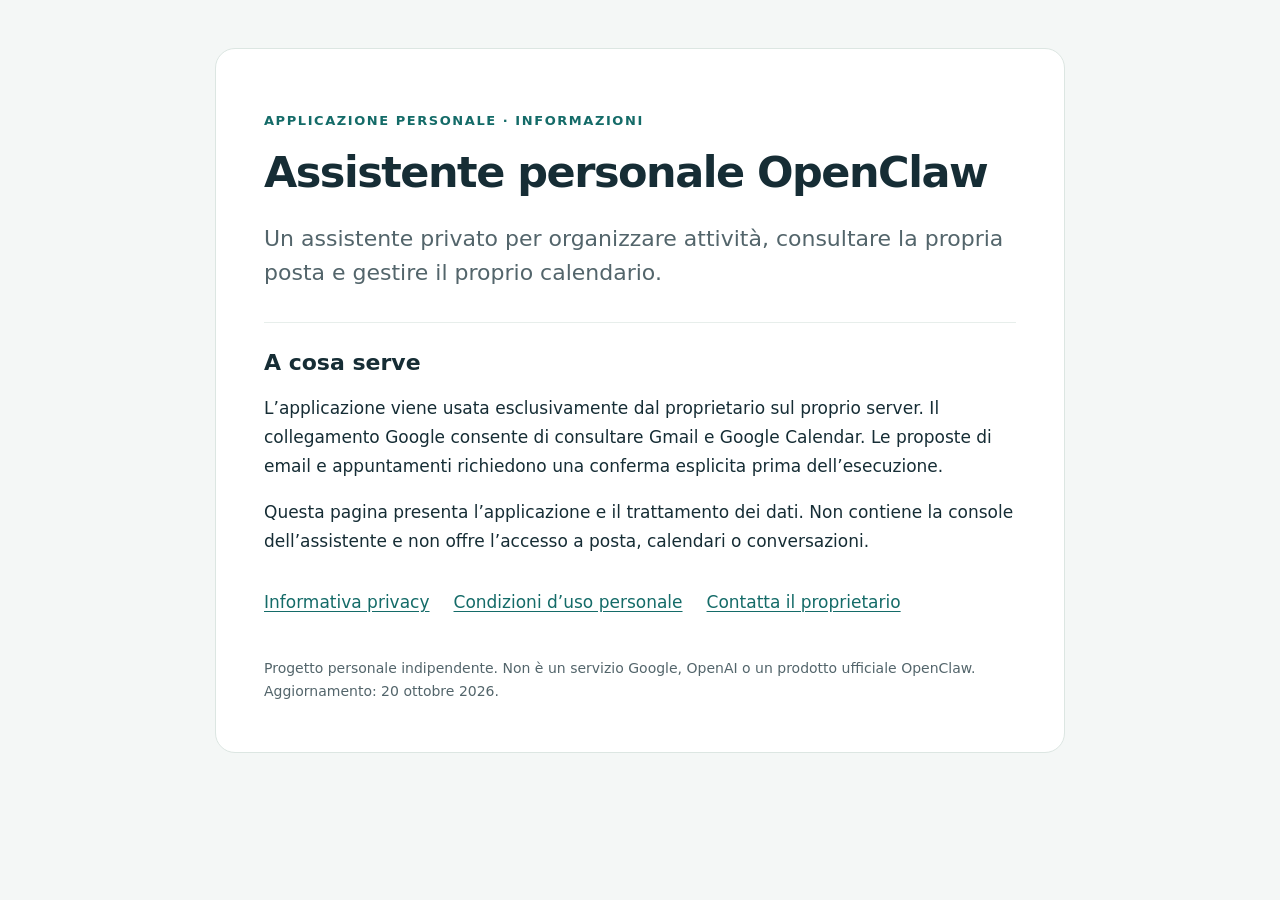
<file: index.html>
<!doctype html><html lang="it"><head><meta charset="utf-8"><meta name="viewport" content="width=device-width,initial-scale=1"><meta name="google-site-verification" content="lo5ngd7QxDl3ruonZ5zJ5Cw4P4HKyCnKvjt4O4VelpQ"><meta name="robots" content="noindex,nofollow"><title>Assistente personale OpenClaw</title><link rel="stylesheet" href="style.css"></head><body><main><p class="eyebrow">Applicazione personale · Informazioni</p><h1>Assistente personale OpenClaw</h1><p class="intro">Un assistente privato per organizzare attività, consultare la propria posta e gestire il proprio calendario.</p><section><h2>A cosa serve</h2><p>L’applicazione viene usata esclusivamente dal proprietario sul proprio server. Il collegamento Google consente di consultare Gmail e Google Calendar. Le proposte di email e appuntamenti richiedono una conferma esplicita prima dell’esecuzione.</p><p>Questa pagina presenta l’applicazione e il trattamento dei dati. Non contiene la console dell’assistente e non offre l’accesso a posta, calendari o conversazioni.</p></section><nav aria-label="Informazioni sull’applicazione"><a href="privacy.html">Informativa privacy</a><a href="termini.html">Condizioni d’uso personale</a><a href="mailto:picas.mail@gmail.com">Contatta il proprietario</a></nav><footer>Progetto personale indipendente. Non è un servizio Google, OpenAI o un prodotto ufficiale OpenClaw.<br>Aggiornamento: 20 ottobre 2026.</footer></main></body></html>
</file>
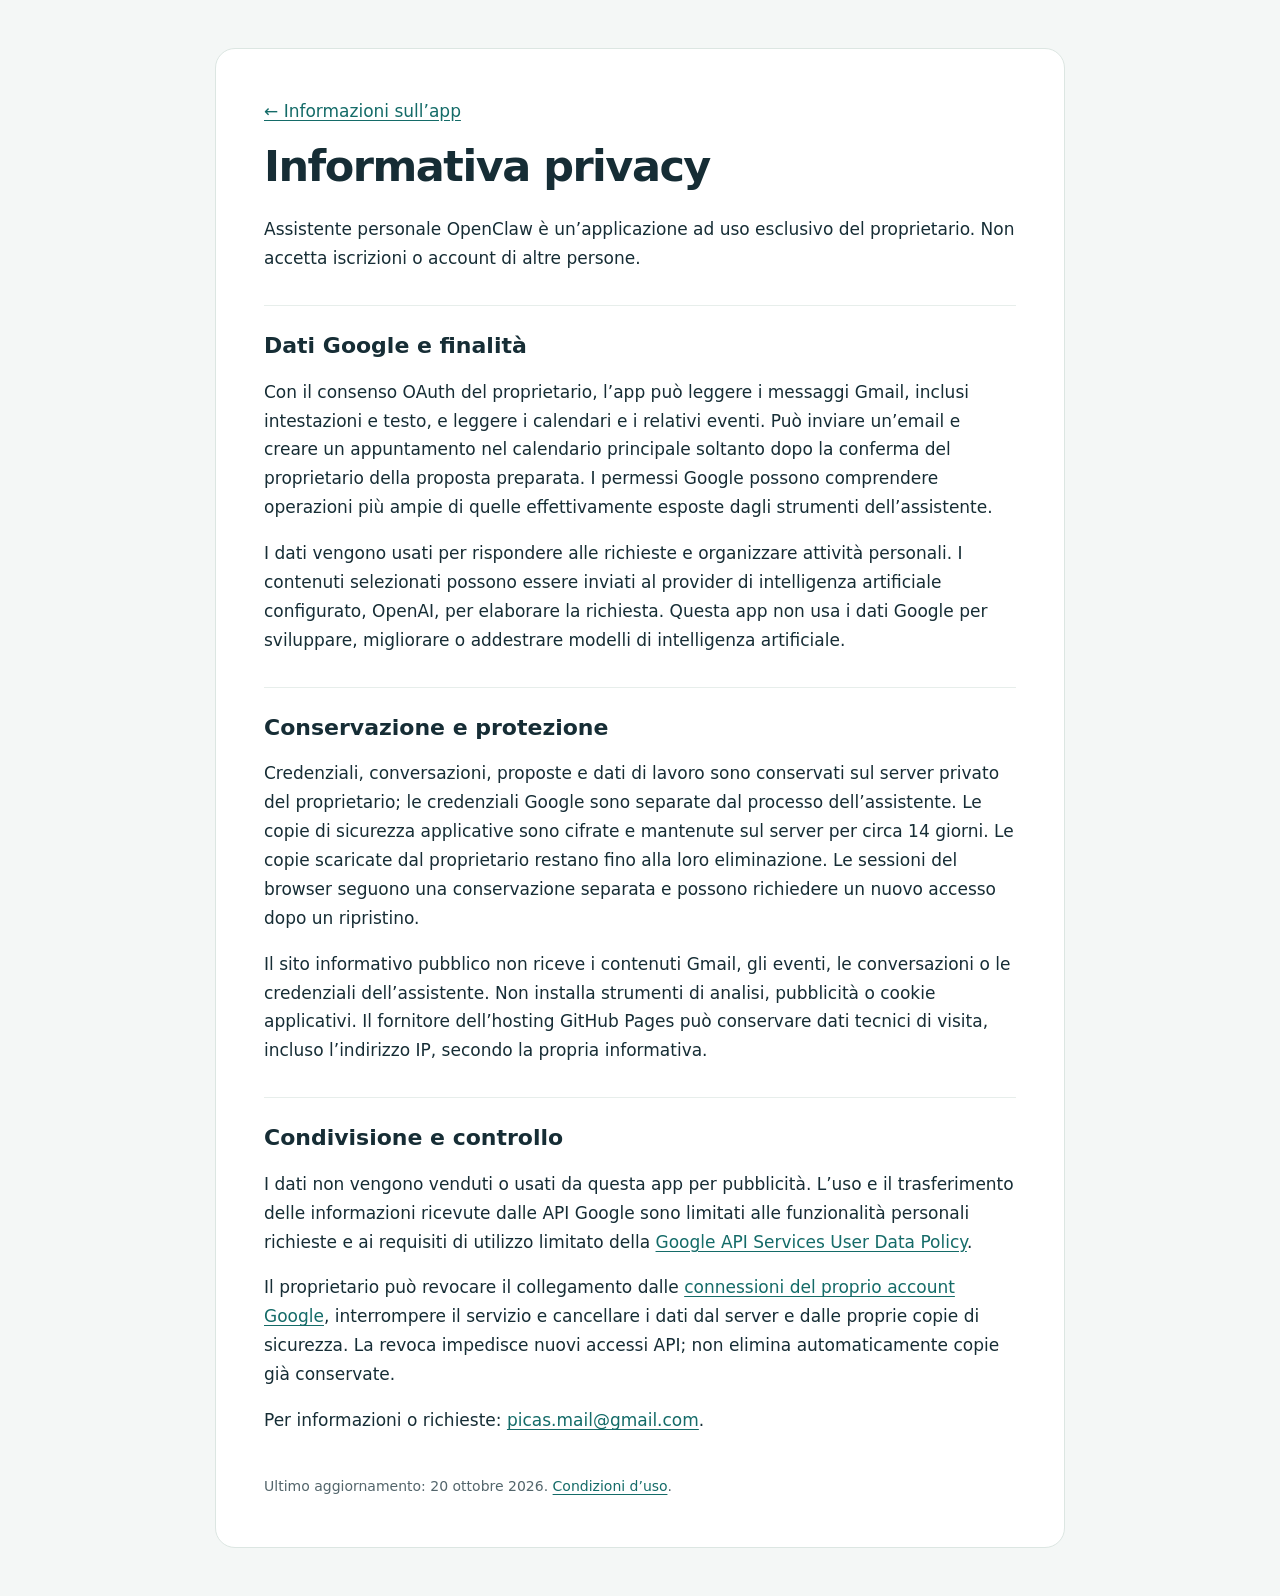
<file: privacy.html>
<!doctype html><html lang="it"><meta charset="utf-8"><meta name="viewport" content="width=device-width,initial-scale=1"><meta name="robots" content="noindex,nofollow"><title>Privacy · Assistente personale OpenClaw</title><link rel="stylesheet" href="style.css"><main><a href="index.html">← Informazioni sull’app</a><h1>Informativa privacy</h1><p>Assistente personale OpenClaw è un’applicazione ad uso esclusivo del proprietario. Non accetta iscrizioni o account di altre persone.</p><section><h2>Dati Google e finalità</h2><p>Con il consenso OAuth del proprietario, l’app può leggere i messaggi Gmail, inclusi intestazioni e testo, e leggere i calendari e i relativi eventi. Può inviare un’email e creare un appuntamento nel calendario principale soltanto dopo la conferma del proprietario della proposta preparata. I permessi Google possono comprendere operazioni più ampie di quelle effettivamente esposte dagli strumenti dell’assistente.</p><p>I dati vengono usati per rispondere alle richieste e organizzare attività personali. I contenuti selezionati possono essere inviati al provider di intelligenza artificiale configurato, OpenAI, per elaborare la richiesta. Questa app non usa i dati Google per sviluppare, migliorare o addestrare modelli di intelligenza artificiale.</p></section><section><h2>Conservazione e protezione</h2><p>Credenziali, conversazioni, proposte e dati di lavoro sono conservati sul server privato del proprietario; le credenziali Google sono separate dal processo dell’assistente. Le copie di sicurezza applicative sono cifrate e mantenute sul server per circa 14 giorni. Le copie scaricate dal proprietario restano fino alla loro eliminazione. Le sessioni del browser seguono una conservazione separata e possono richiedere un nuovo accesso dopo un ripristino.</p><p>Il sito informativo pubblico non riceve i contenuti Gmail, gli eventi, le conversazioni o le credenziali dell’assistente. Non installa strumenti di analisi, pubblicità o cookie applicativi. Il fornitore dell’hosting GitHub Pages può conservare dati tecnici di visita, incluso l’indirizzo IP, secondo la propria informativa.</p></section><section><h2>Condivisione e controllo</h2><p>I dati non vengono venduti o usati da questa app per pubblicità. L’uso e il trasferimento delle informazioni ricevute dalle API Google sono limitati alle funzionalità personali richieste e ai requisiti di utilizzo limitato della <a href="https://developers.google.com/terms/api-services-user-data-policy">Google API Services User Data Policy</a>.</p><p>Il proprietario può revocare il collegamento dalle <a href="https://myaccount.google.com/connections">connessioni del proprio account Google</a>, interrompere il servizio e cancellare i dati dal server e dalle proprie copie di sicurezza. La revoca impedisce nuovi accessi API; non elimina automaticamente copie già conservate.</p><p>Per informazioni o richieste: <a href="mailto:picas.mail@gmail.com">picas.mail@gmail.com</a>.</p></section><footer>Ultimo aggiornamento: 20 ottobre 2026. <a href="termini.html">Condizioni d’uso</a>.</footer></main></html>
</file>
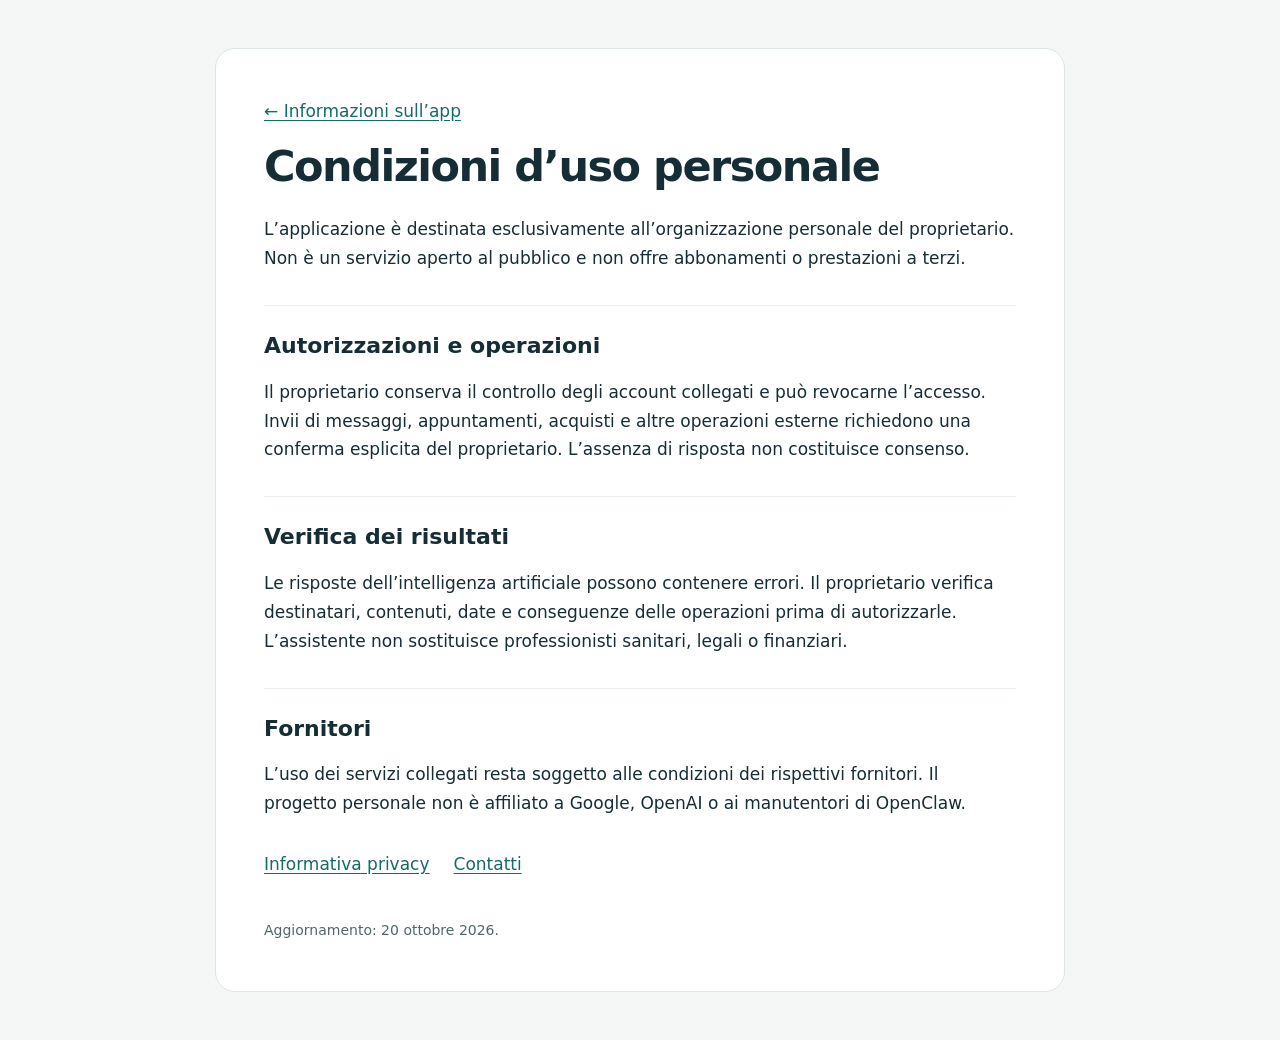
<file: termini.html>
<!doctype html><html lang="it"><meta charset="utf-8"><meta name="viewport" content="width=device-width,initial-scale=1"><meta name="robots" content="noindex,nofollow"><title>Uso personale · Assistente personale OpenClaw</title><link rel="stylesheet" href="style.css"><main><a href="index.html">← Informazioni sull’app</a><h1>Condizioni d’uso personale</h1><p>L’applicazione è destinata esclusivamente all’organizzazione personale del proprietario. Non è un servizio aperto al pubblico e non offre abbonamenti o prestazioni a terzi.</p><section><h2>Autorizzazioni e operazioni</h2><p>Il proprietario conserva il controllo degli account collegati e può revocarne l’accesso. Invii di messaggi, appuntamenti, acquisti e altre operazioni esterne richiedono una conferma esplicita del proprietario. L’assenza di risposta non costituisce consenso.</p></section><section><h2>Verifica dei risultati</h2><p>Le risposte dell’intelligenza artificiale possono contenere errori. Il proprietario verifica destinatari, contenuti, date e conseguenze delle operazioni prima di autorizzarle. L’assistente non sostituisce professionisti sanitari, legali o finanziari.</p></section><section><h2>Fornitori</h2><p>L’uso dei servizi collegati resta soggetto alle condizioni dei rispettivi fornitori. Il progetto personale non è affiliato a Google, OpenAI o ai manutentori di OpenClaw.</p></section><nav><a href="privacy.html">Informativa privacy</a><a href="mailto:picas.mail@gmail.com">Contatti</a></nav><footer>Aggiornamento: 20 ottobre 2026.</footer></main></html>
</file>
<file: style.css>
:root{color-scheme:light;--ink:#162d35;--muted:#53656b;--accent:#146b68}*{box-sizing:border-box}body{margin:0;background:#f4f7f6;color:var(--ink);font:17px/1.7 system-ui,sans-serif}main{max-width:850px;margin:48px auto;padding:48px;background:#fff;border:1px solid #dce6e2;border-radius:20px}h1{font-size:clamp(28px,5vw,43px);line-height:1.15;letter-spacing:-.035em;margin:16px 0 24px}h2{font-size:22px;line-height:1.3;margin:0 0 12px}.eyebrow{font-size:13px;text-transform:uppercase;letter-spacing:.12em;color:var(--accent);font-weight:700}.intro{font-size:22px;line-height:1.55;color:var(--muted)}section{margin-top:32px;padding-top:26px;border-top:1px solid #e7eeeb}a{color:var(--accent);text-underline-offset:3px}nav{display:flex;flex-wrap:wrap;gap:12px 24px;margin-top:32px}footer{margin-top:40px;color:var(--muted);font-size:14px}@media(max-width:600px){main{margin:12px;padding:25px;border-radius:12px}.intro{font-size:19px}}
</file>
